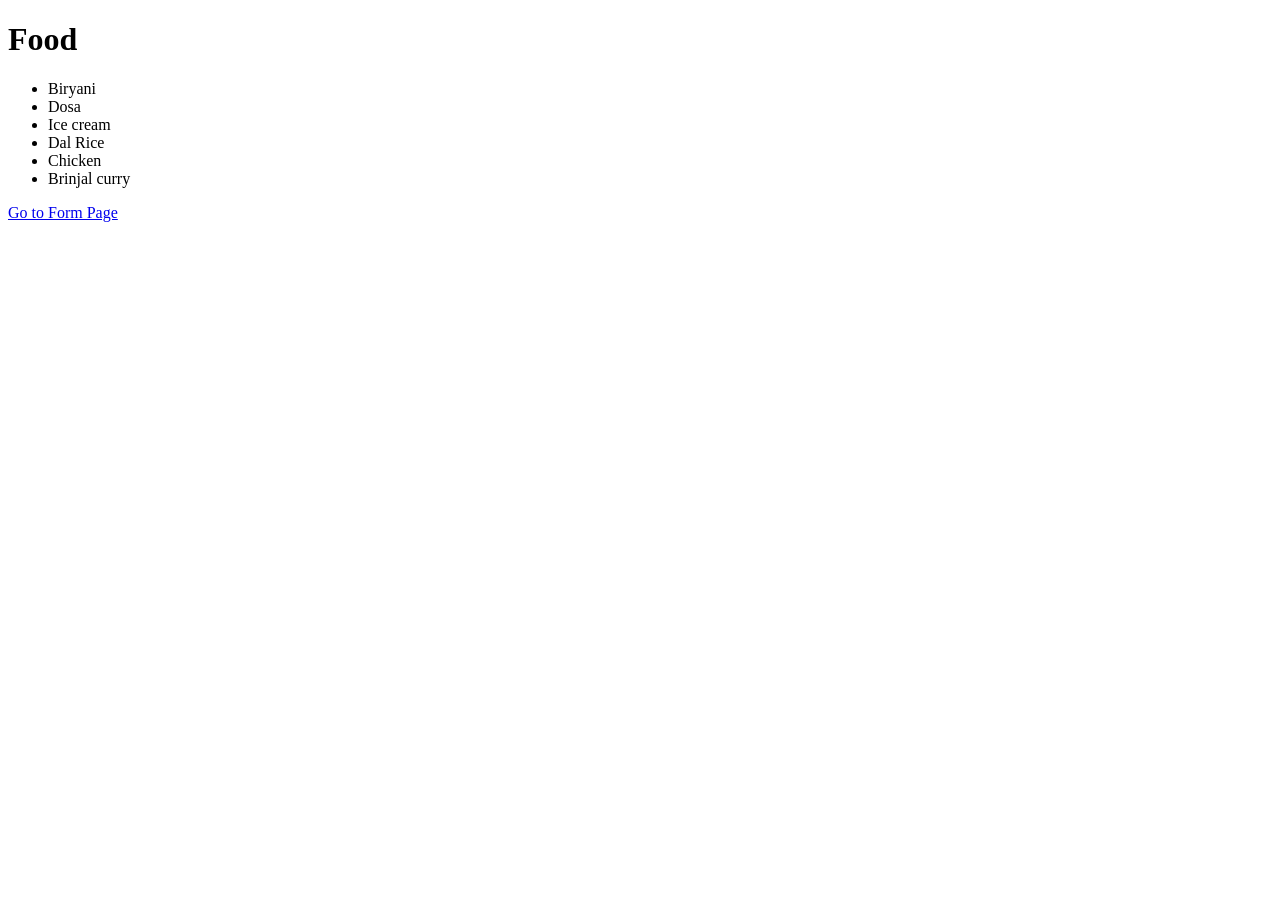
<file: index.html>
<!DOCTYPE html>
<html lang="en">
<head>
    <meta charset="UTF-8">
    <meta name="viewport" content="width=device-width, initial-scale=1.0">
    <title>Fav food</title>
</head>
<body>
    <h1>Food</h1>
    <ul>
        <li>Biryani</li>
        <li>Dosa</li>
        <li>Ice cream</li>
        <li>Dal Rice</li>
        <li>Chicken</li>
        <li>Brinjal curry</li>
    </ul>
   <a href="form.html">Go to Form Page</a>
</body>
</html>
</file>
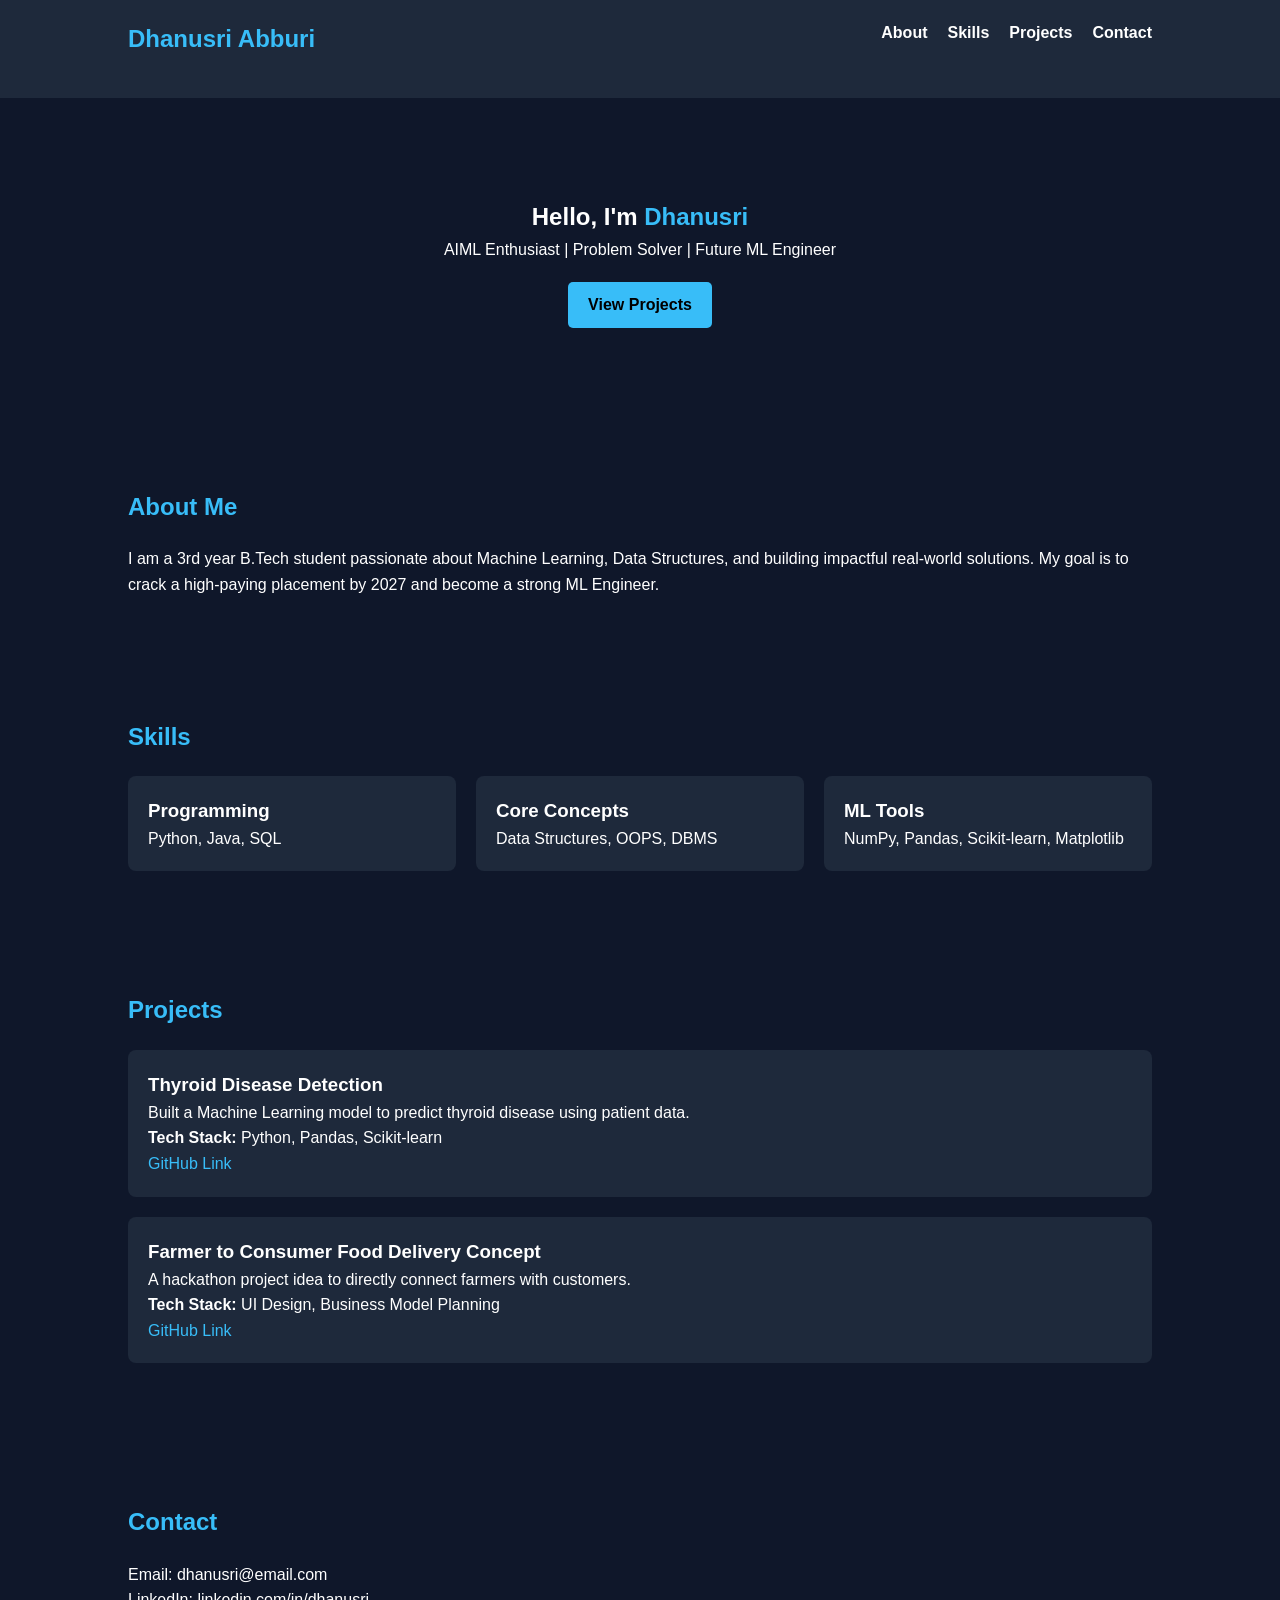
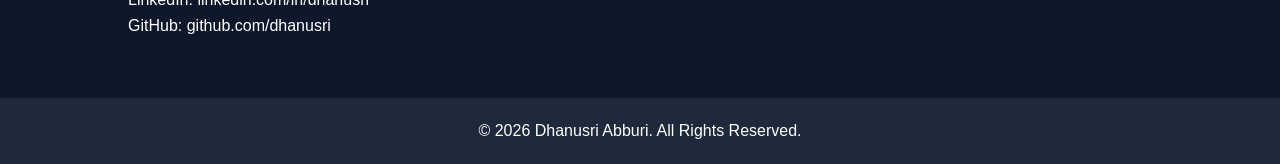
<file: portfolio/index.html>
<!DOCTYPE html>
<html lang="en">
<head>
    <meta charset="UTF-8">
    <title>Dhanusri Abburi | Portfolio</title>
    <meta name="viewport" content="width=device-width, initial-scale=1.0">
    <link rel="stylesheet" href="style.css">
</head>
<body>

    <!-- Navbar -->
    <nav>
        <h2>Dhanusri Abburi</h2>
        <ul>
            <li><a href="#about">About</a></li>
            <li><a href="#skills">Skills</a></li>
            <li><a href="#projects">Projects</a></li>
            <li><a href="#contact">Contact</a></li>
        </ul>
    </nav>

    <!-- Hero Section -->
    <section class="hero">
        <h1>Hello, I'm <span>Dhanusri</span></h1>
        <p>AIML Enthusiast | Problem Solver | Future ML Engineer</p>
        <a href="#projects" class="btn">View Projects</a>
    </section>

    <!-- About Section -->
    <section id="about">
        <h2>About Me</h2>
        <p>
            I am a 3rd year B.Tech student passionate about Machine Learning,
            Data Structures, and building impactful real-world solutions.
            My goal is to crack a high-paying placement by 2027 and become a strong ML Engineer.
        </p>
    </section>

    <!-- Skills Section -->
    <section id="skills">
        <h2>Skills</h2>
        <div class="skills-container">
            <div class="skill-box">
                <h3>Programming</h3>
                <p>Python, Java, SQL</p>
            </div>
            <div class="skill-box">
                <h3>Core Concepts</h3>
                <p>Data Structures, OOPS, DBMS</p>
            </div>
            <div class="skill-box">
                <h3>ML Tools</h3>
                <p>NumPy, Pandas, Scikit-learn, Matplotlib</p>
            </div>
        </div>
    </section>

    <!-- Projects Section -->
    <section id="projects">
        <h2>Projects</h2>

        <div class="project-card">
            <h3>Thyroid Disease Detection</h3>
            <p>Built a Machine Learning model to predict thyroid disease using patient data.</p>
            <p><strong>Tech Stack:</strong> Python, Pandas, Scikit-learn</p>
            <a href="#" target="_blank">GitHub Link</a>
        </div>

        <div class="project-card">
            <h3>Farmer to Consumer Food Delivery Concept</h3>
            <p>A hackathon project idea to directly connect farmers with customers.</p>
            <p><strong>Tech Stack:</strong> UI Design, Business Model Planning</p>
            <a href="#" target="_blank">GitHub Link</a>
        </div>

    </section>

    <!-- Contact Section -->
    <section id="contact">
        <h2>Contact</h2>
        <p>Email: dhanusri@email.com</p>
        <p>LinkedIn: linkedin.com/in/dhanusri</p>
        <p>GitHub: github.com/dhanusri</p>
    </section>

    <!-- Footer -->
    <footer>
        <p>© 2026 Dhanusri Abburi. All Rights Reserved.</p>
    </footer>

</body>
</html>
</file>
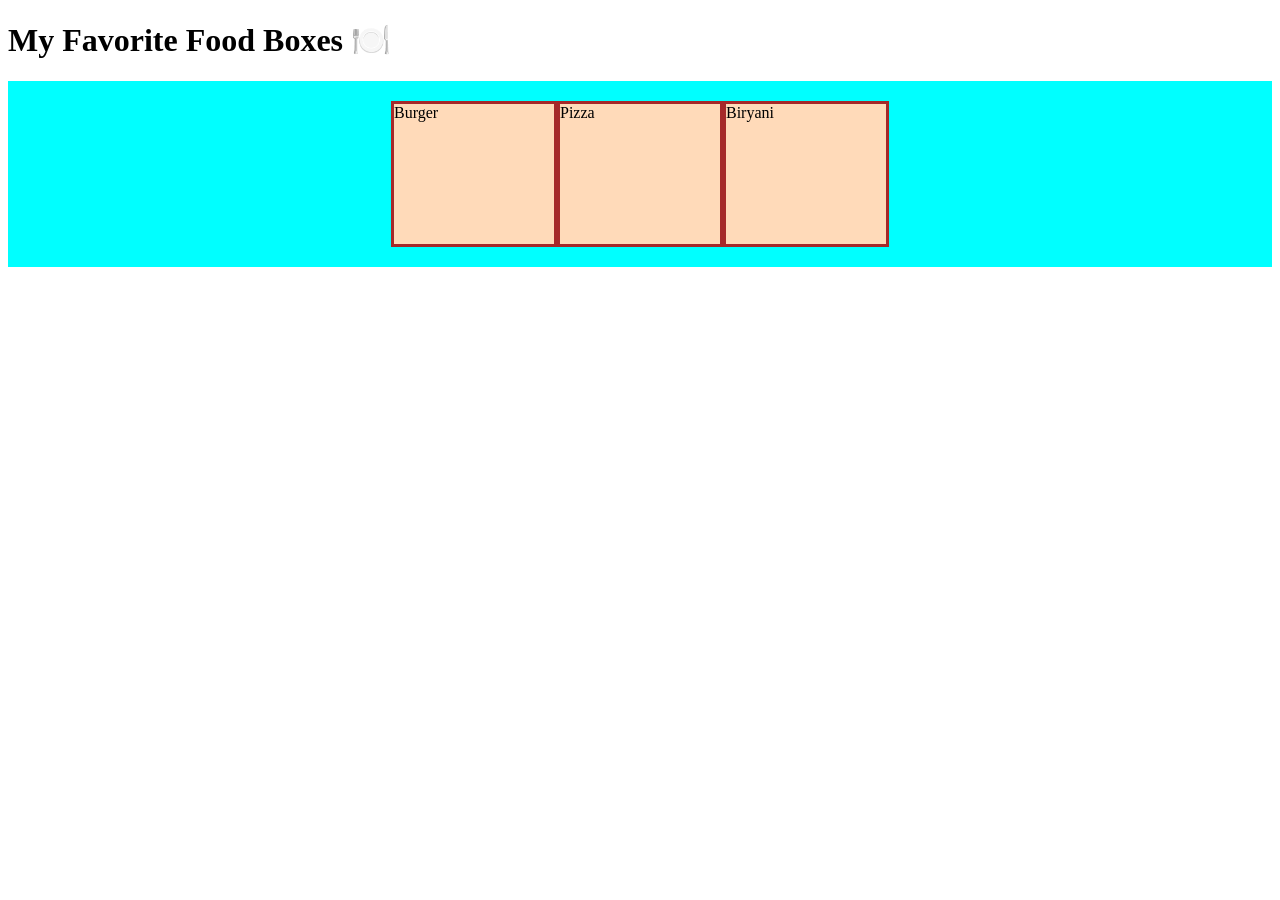
<file: Flex.html>
<!DOCTYPE html>
<html lang="en">
<head>
    <meta charset="UTF-8">
    <meta name="viewport" content="width=device-width, initial-scale=1.0">
    <title>Boxes Demo</title>
    <style>
        .container{
            background-color: aqua;
            padding: 20px;
            display: flex; 
            flex-direction: row-reverse;
            justify-content: center;
            align-items: center;
        }
        .container .box{
            height: 140px;
            width: 160px;
            background-color: peachpuff;
            border: 3px solid brown;
        }
    </style>
</head>
<body>

    <h1>My Favorite Food Boxes 🍽️</h1>

    <div class="container">
        <div class="box">Biryani</div>
        <div class="box">Pizza</div>
        <div class="box">Burger</div>
    </div>

</body>
</html>
</file>
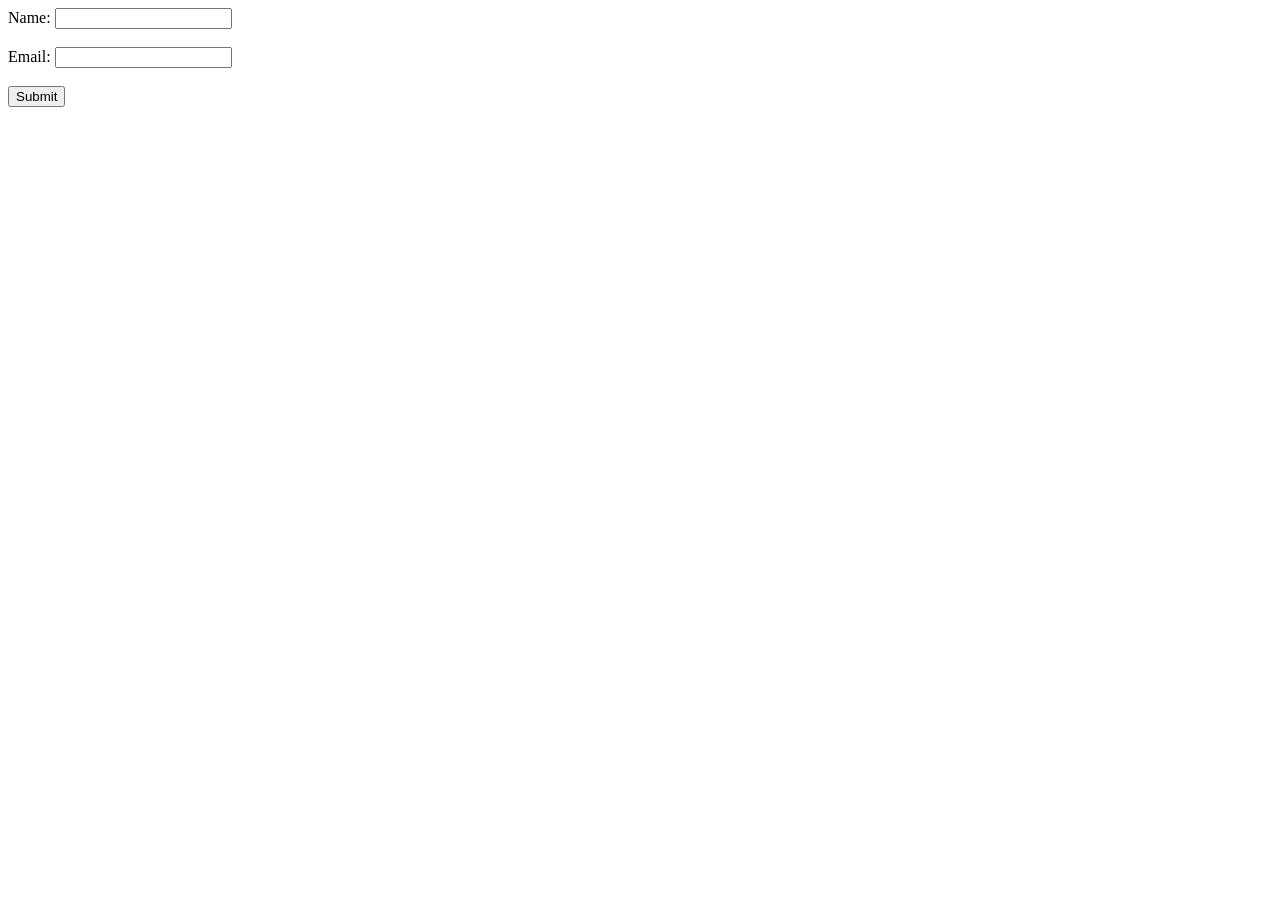
<file: form.html>
<!DOCTYPE html>
<html lang="en">
<head>
    <meta charset="UTF-8">
    <meta name="viewport" content="width=device-width, initial-scale=1.0">
    <title>Document</title>
</head>
<body>
    <form action="">
    <label for="name">Name:</label>
    <input type="text" id="name" name="name" required>

    <br><br>

    <label for="email">Email:</label>
    <input type="email" id="email" name="email" required>

    <br><br>

    <button type="submit">Submit</button>
</form>
</body>
</html>
</file>
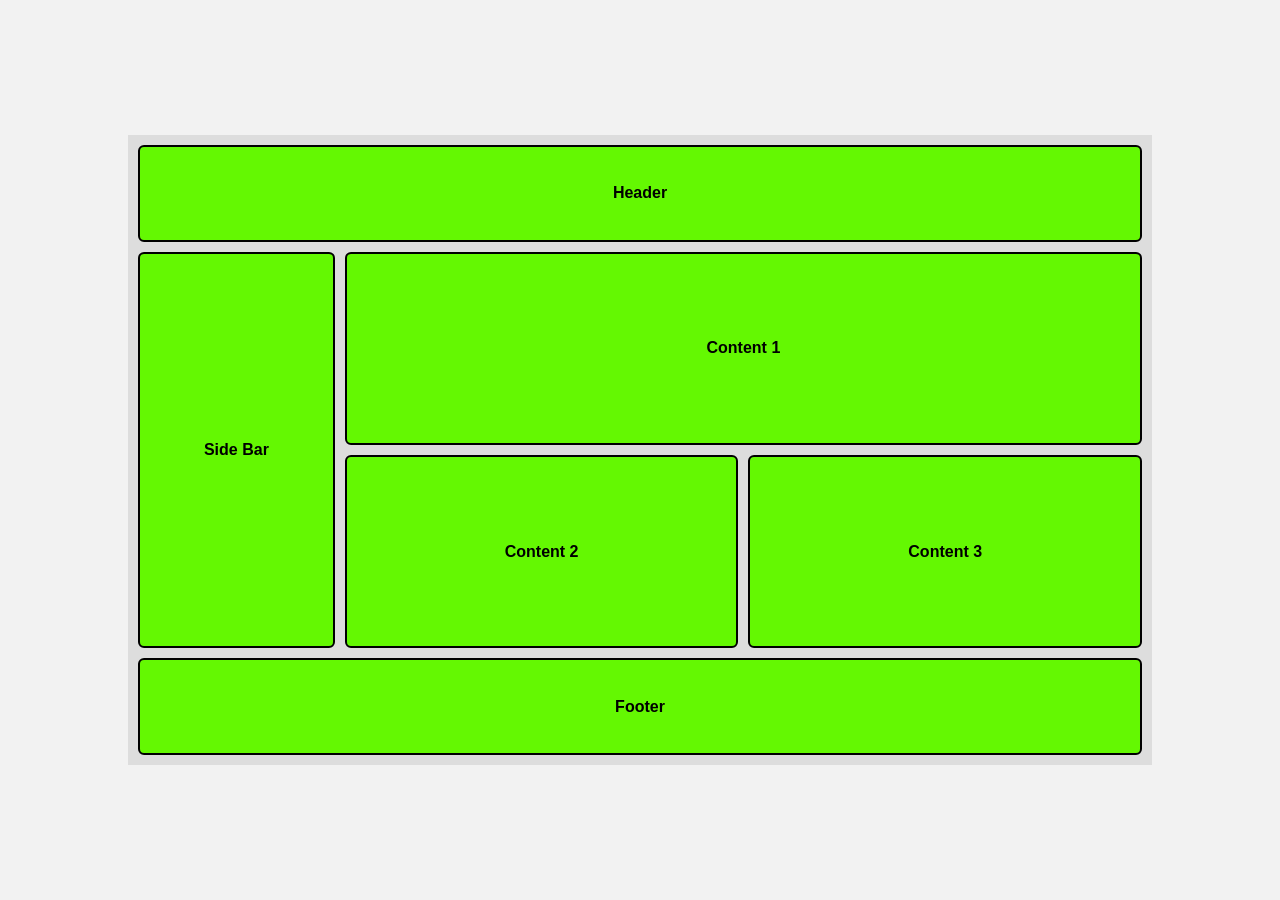
<file: gridl.html>
<!DOCTYPE html>
<html lang="en">
<head>
  <meta charset="UTF-8">
  <meta name="viewport" content="width=device-width, initial-scale=1.0">
  <title>CSS Grid Layout</title>
  <style>
    * {
      margin: 0;
      padding: 0;
      box-sizing: border-box;
      font-family: Arial, sans-serif;
    }

    body {
      min-height: 100vh;
      display: flex;
      justify-content: center;
      align-items: center;
      background: #f2f2f2;
    }
    .container {
      width: 80%;
      height: 70vh;
      display: grid;
      grid-template-columns: 1fr 2fr 2fr;
      grid-template-rows: 1fr 2fr 2fr 1fr;
      gap: 10px;
      padding: 10px;
      background: #ddd;
    }
    .item {
      background: #64f802;
      display: flex; 
      align-items: center;
      justify-content: center;
      font-weight: bold;
      border-radius: 6px;
      border: 2px solid black;
    }
    .header {
      grid-column: 1 / 4;
    }

    .sidebar {
      grid-row: 2 / 4;
    }

    .content1 {
      grid-column: 2 / 4;
    }

    .footer {
      grid-column: 1 / 4;
    }
  </style>
</head>
<body>

  <div class="container">
    <div class="item header">Header</div>
    <div class="item sidebar">Side Bar</div>
    <div class="item content1">Content 1</div>
    <div class="item content2">Content 2</div>
    <div class="item content3">Content 3</div>
    <div class="item footer">Footer</div>
  </div>

</body>
</html>
</file>
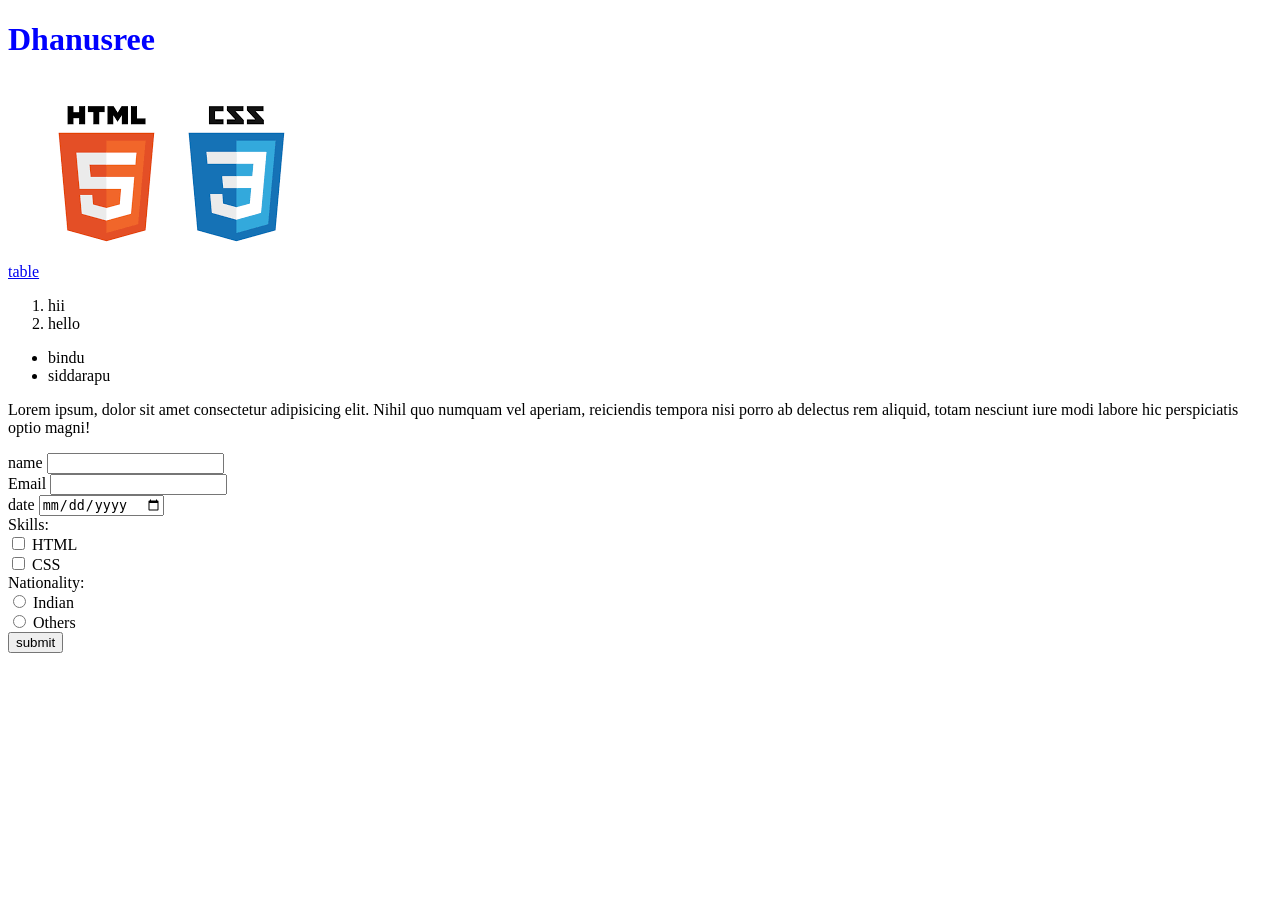
<file: index1.html>
<!DOCTYPE html>
<html lang="en">
<head>
    <meta charset="UTF-8">
    <meta name="viewport" content="width=device-width, initial-scale=1.0">
    <title>tag</title>
</head>
<body>
    <h1 style="color: blue;">Dhanusree</h1>
    <a href="table.html">table</a>
    <img src="[data-uri]">
    <ol>
        <li>hii</li>
        <li>hello</li>
    </ol>
    <ul>
        <li>bindu</li>
        <li>siddarapu</li>
    </ul>
    <p>Lorem ipsum, dolor sit amet consectetur adipisicing elit. Nihil quo numquam vel aperiam, reiciendis tempora nisi porro ab delectus rem aliquid, totam nesciunt iure modi labore hic perspiciatis optio magni!</p>
    <form action="">
        <label for="">name</label>
        <input type="text" name="" id=""><br>
        <label for="">Email</label>
        <input type="email" name="" id=""><br>
        <label for="">date</label>
        <input type="date" name="" id=""><br>
        <label>Skills:</label><br>
        <input type="checkbox" name="skills" id="html">
        <label for="html">HTML</label><br>
        <input type="checkbox" name="skills" id="css">
        <label for="css">CSS</label><br>
        <label>Nationality:</label><br>
        <input type="radio" name="nationality" id="india">
        <label for="india">Indian</label><br>
        <input type="radio" name="nationality" id="others">
        <label for="others">Others</label><br>
        <button type="submit">submit</button>
    </form>
</body>
</html>
</file>
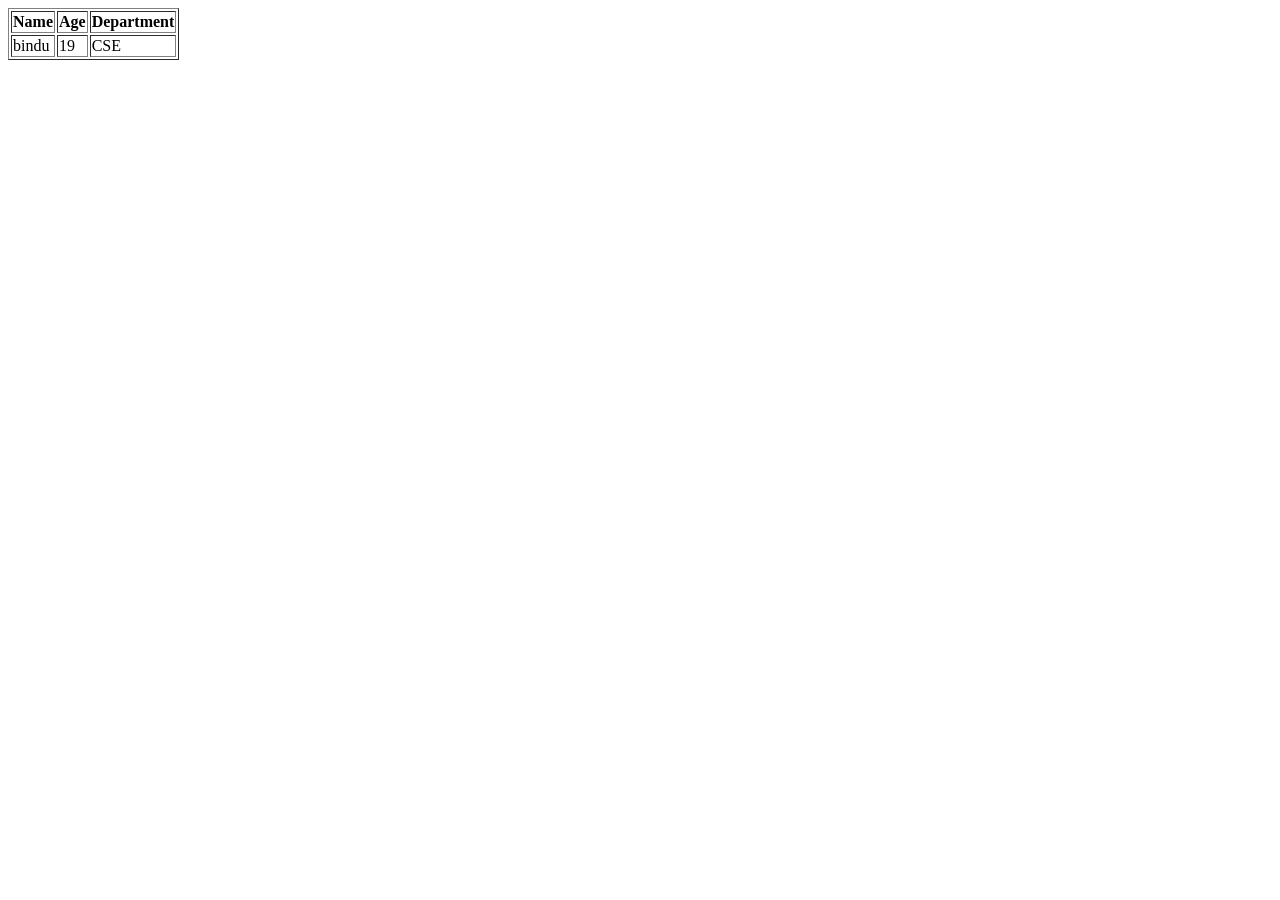
<file: table.html>
<!DOCTYPE html>
<html lang="en">
<head>
    <meta charset="UTF-8">
    <meta name="viewport" content="width=device-width, initial-scale=1.0">
    <title>Document</title>
</head>
<body>
    <table border="1">
        <tr>
            <th>Name</th>
            <th>Age</th>
            <th>Department</th>
        </tr>
        <tr>
            <td>bindu</td>
            <td>19</td>
            <td>CSE</td>
        </tr>
    </table>
</body>
</html>
</file>
<file: portfolio/style.css>
* {
    margin: 0;
    padding: 0;
    box-sizing: border-box;
    font-family: Arial, sans-serif;
}

body {
    background-color: #0f172a;
    color: white;
    line-height: 1.6;
}

/* Navbar */
nav {
    display: flex;
    justify-content: space-between;
    padding: 20px 10%;
    background: #1e293b;
}

nav ul {
    list-style: none;
    display: flex;
    gap: 20px;
}

nav a {
    text-decoration: none;
    color: white;
    font-weight: bold;
}

nav a:hover {
    color: #38bdf8;
}

/* Hero */
.hero {
    text-align: center;
    padding: 100px 20px;
}

.hero span {
    color: #38bdf8;
}

.btn {
    display: inline-block;
    margin-top: 20px;
    padding: 10px 20px;
    background: #38bdf8;
    color: black;
    text-decoration: none;
    border-radius: 5px;
    font-weight: bold;
}

.btn:hover {
    background: white;
}

/* Sections */
section {
    padding: 60px 10%;
}

h2 {
    margin-bottom: 20px;
    color: #38bdf8;
}

/* Skills */
.skills-container {
    display: flex;
    gap: 20px;
    flex-wrap: wrap;
}

.skill-box {
    background: #1e293b;
    padding: 20px;
    border-radius: 8px;
    flex: 1;
    min-width: 250px;
}

/* Projects */
.project-card {
    background: #1e293b;
    padding: 20px;
    margin-bottom: 20px;
    border-radius: 8px;
}

.project-card a {
    color: #38bdf8;
    text-decoration: none;
}

/* Footer */
footer {
    text-align: center;
    padding: 20px;
    background: #1e293b;
}
</file>
